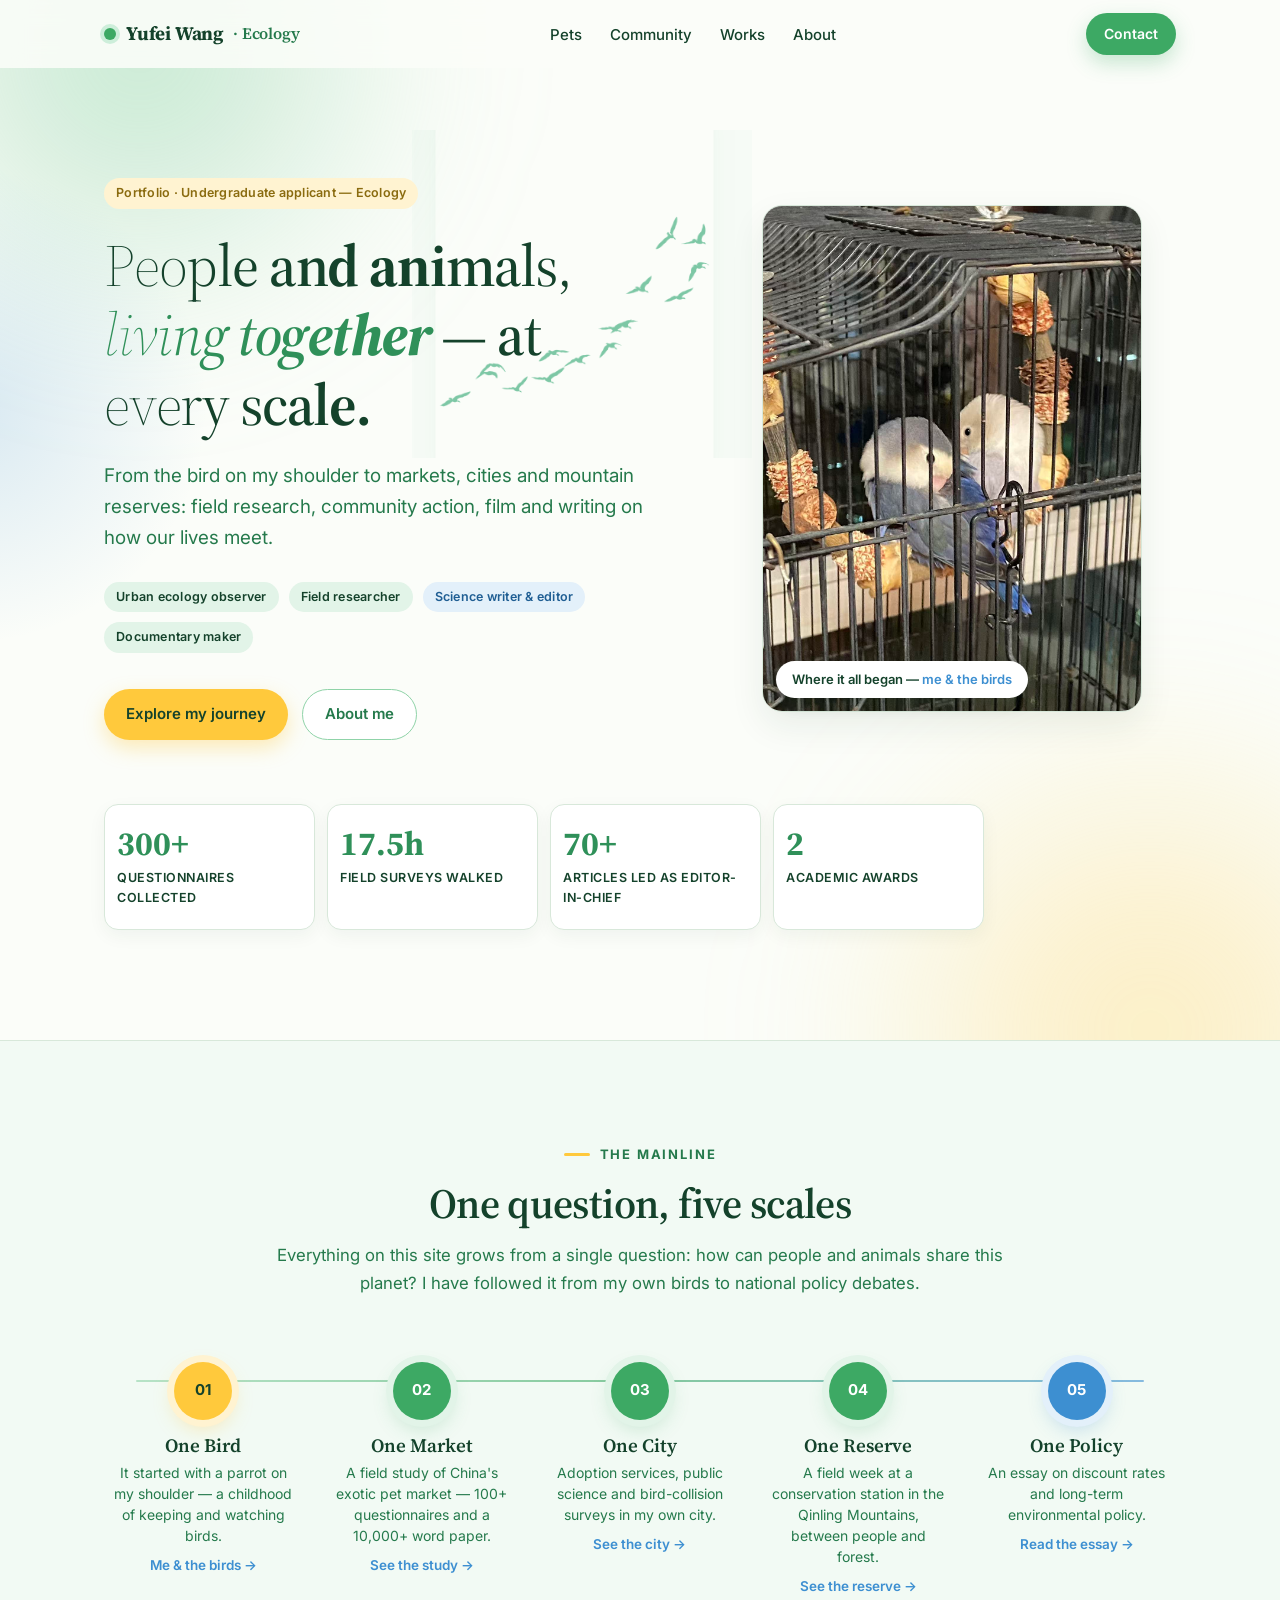
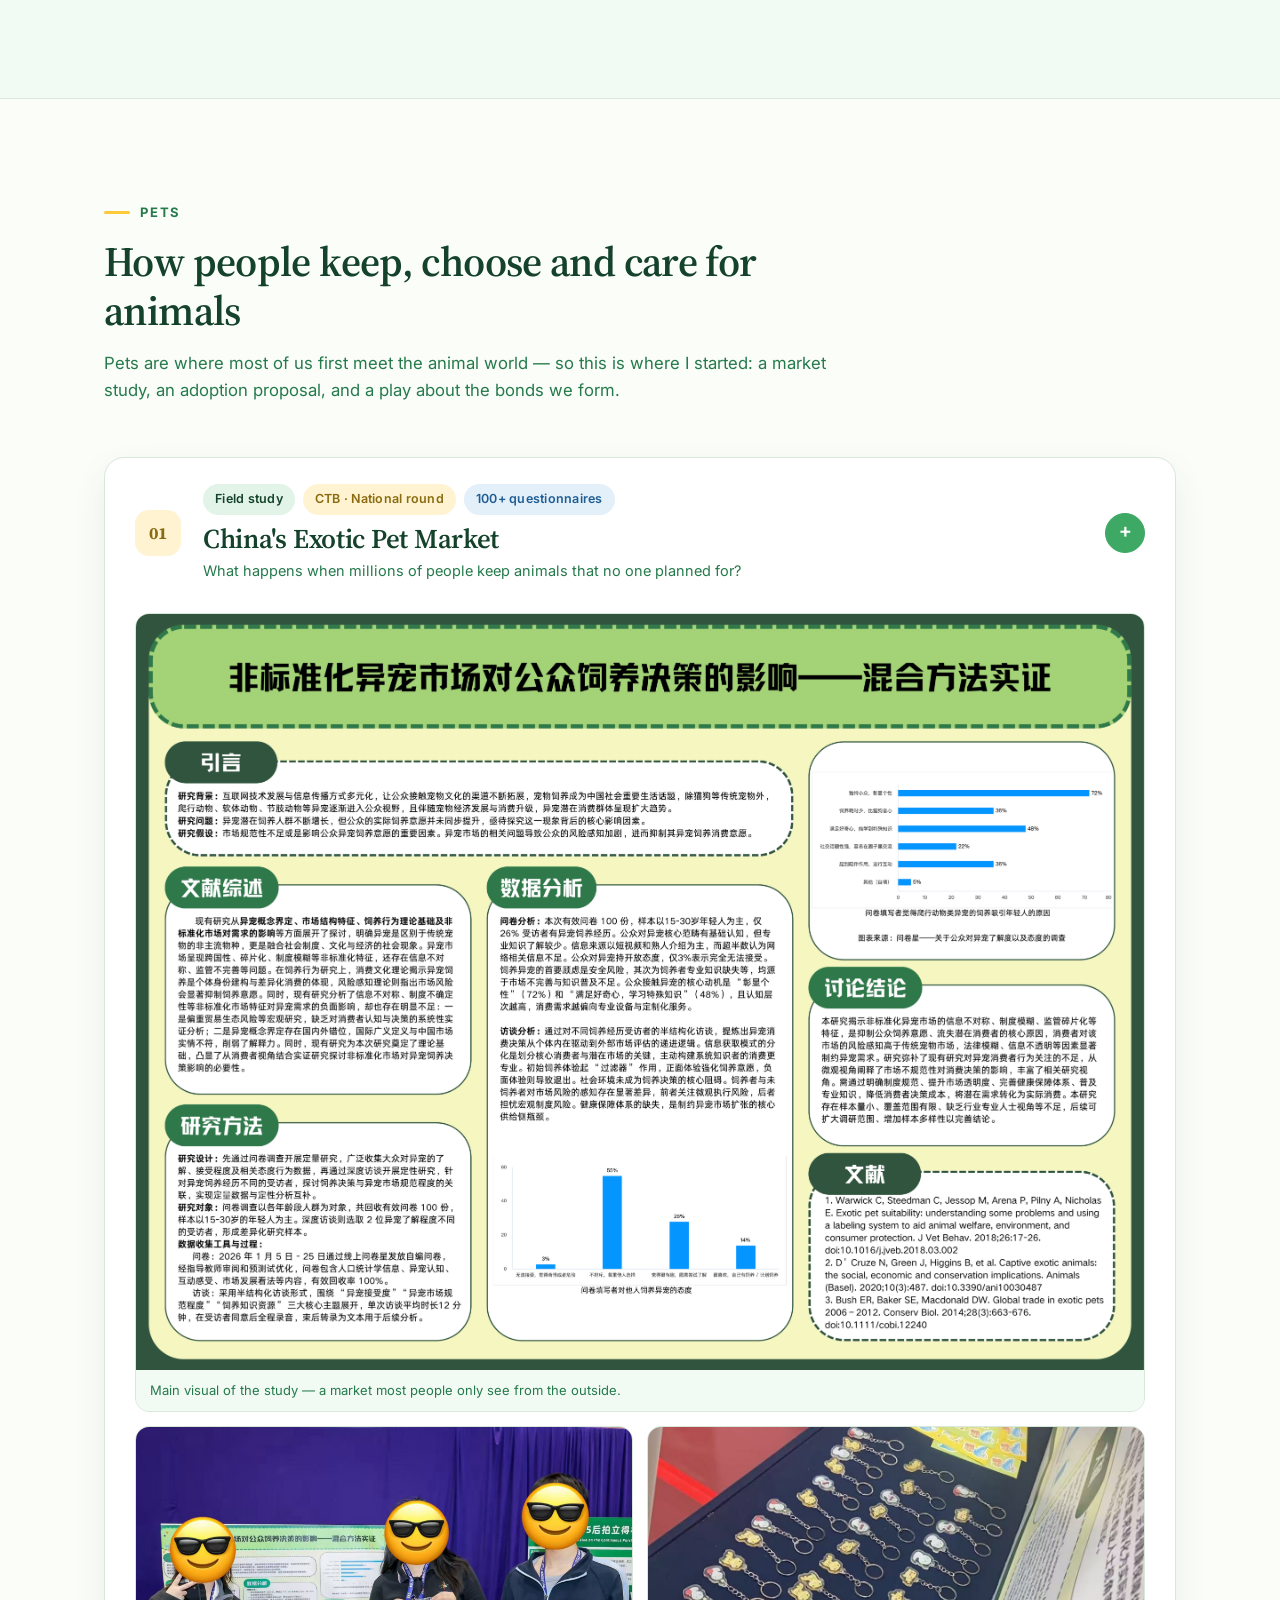
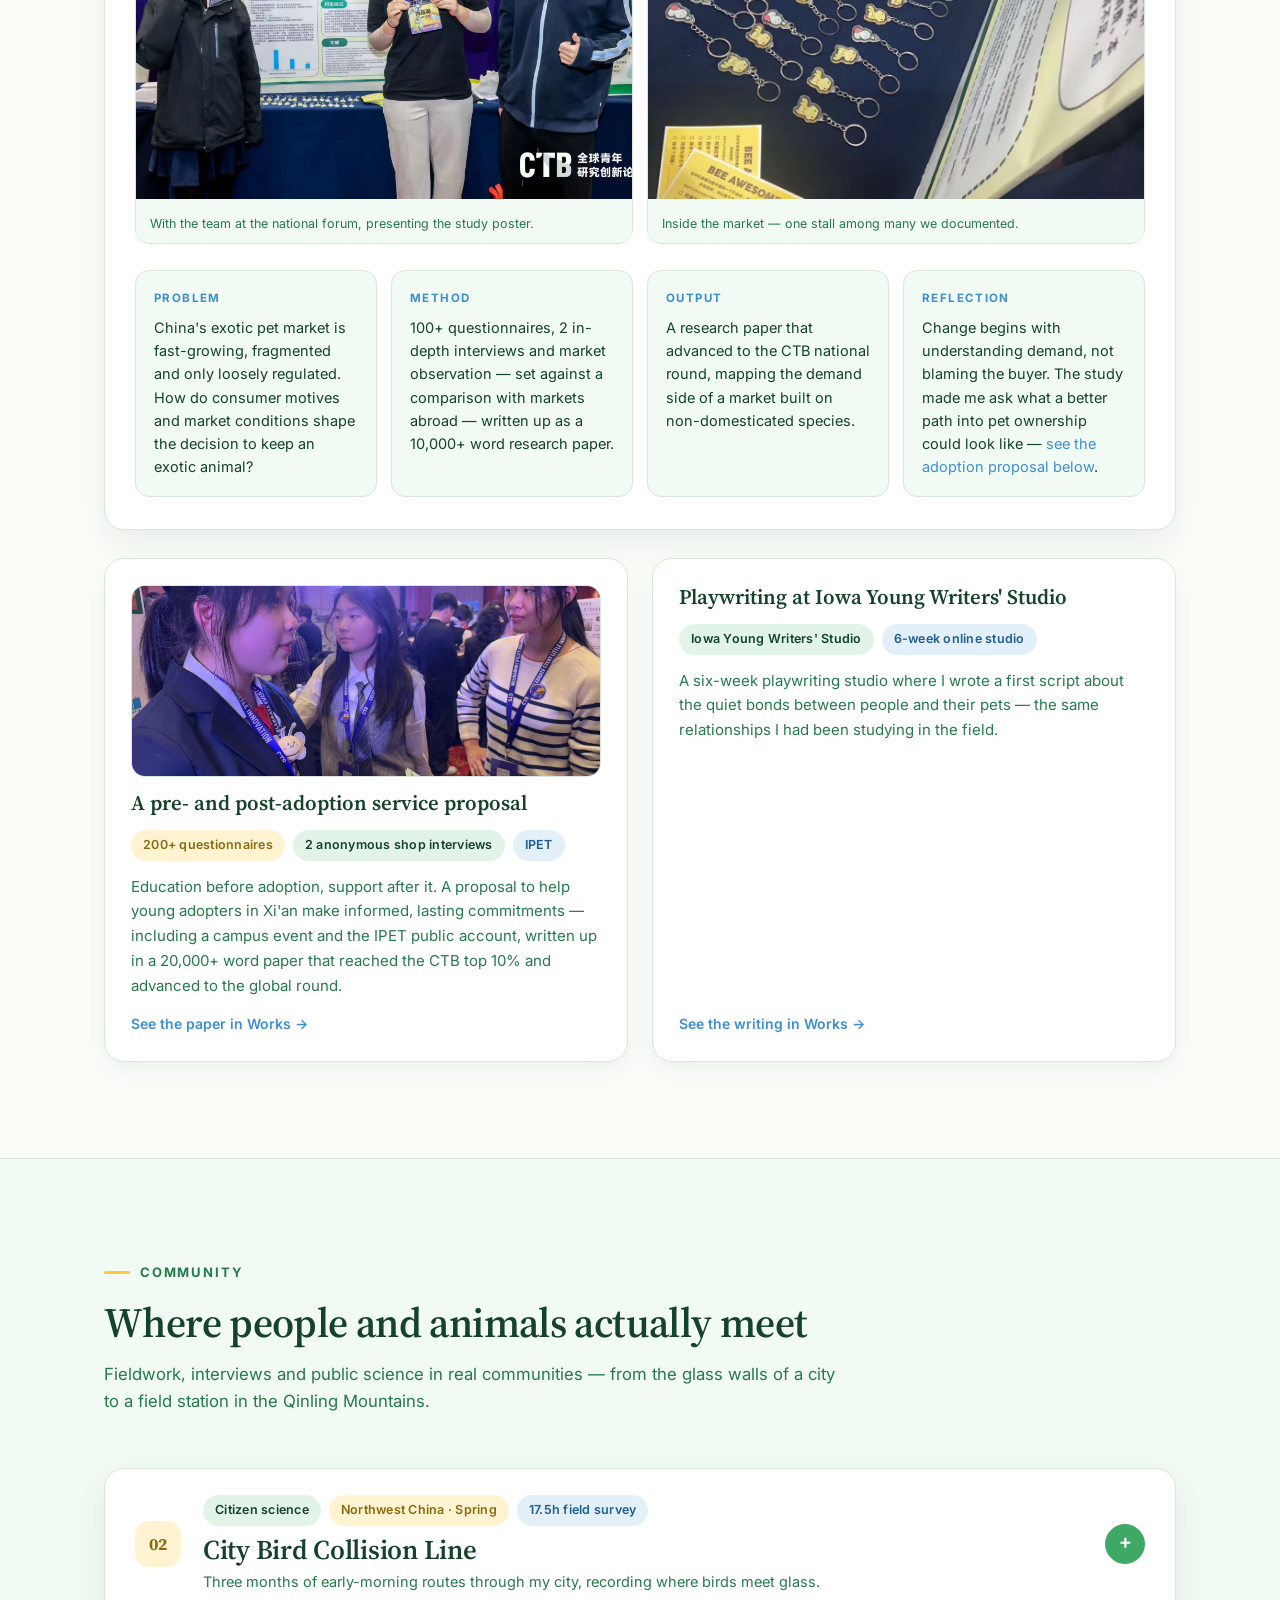
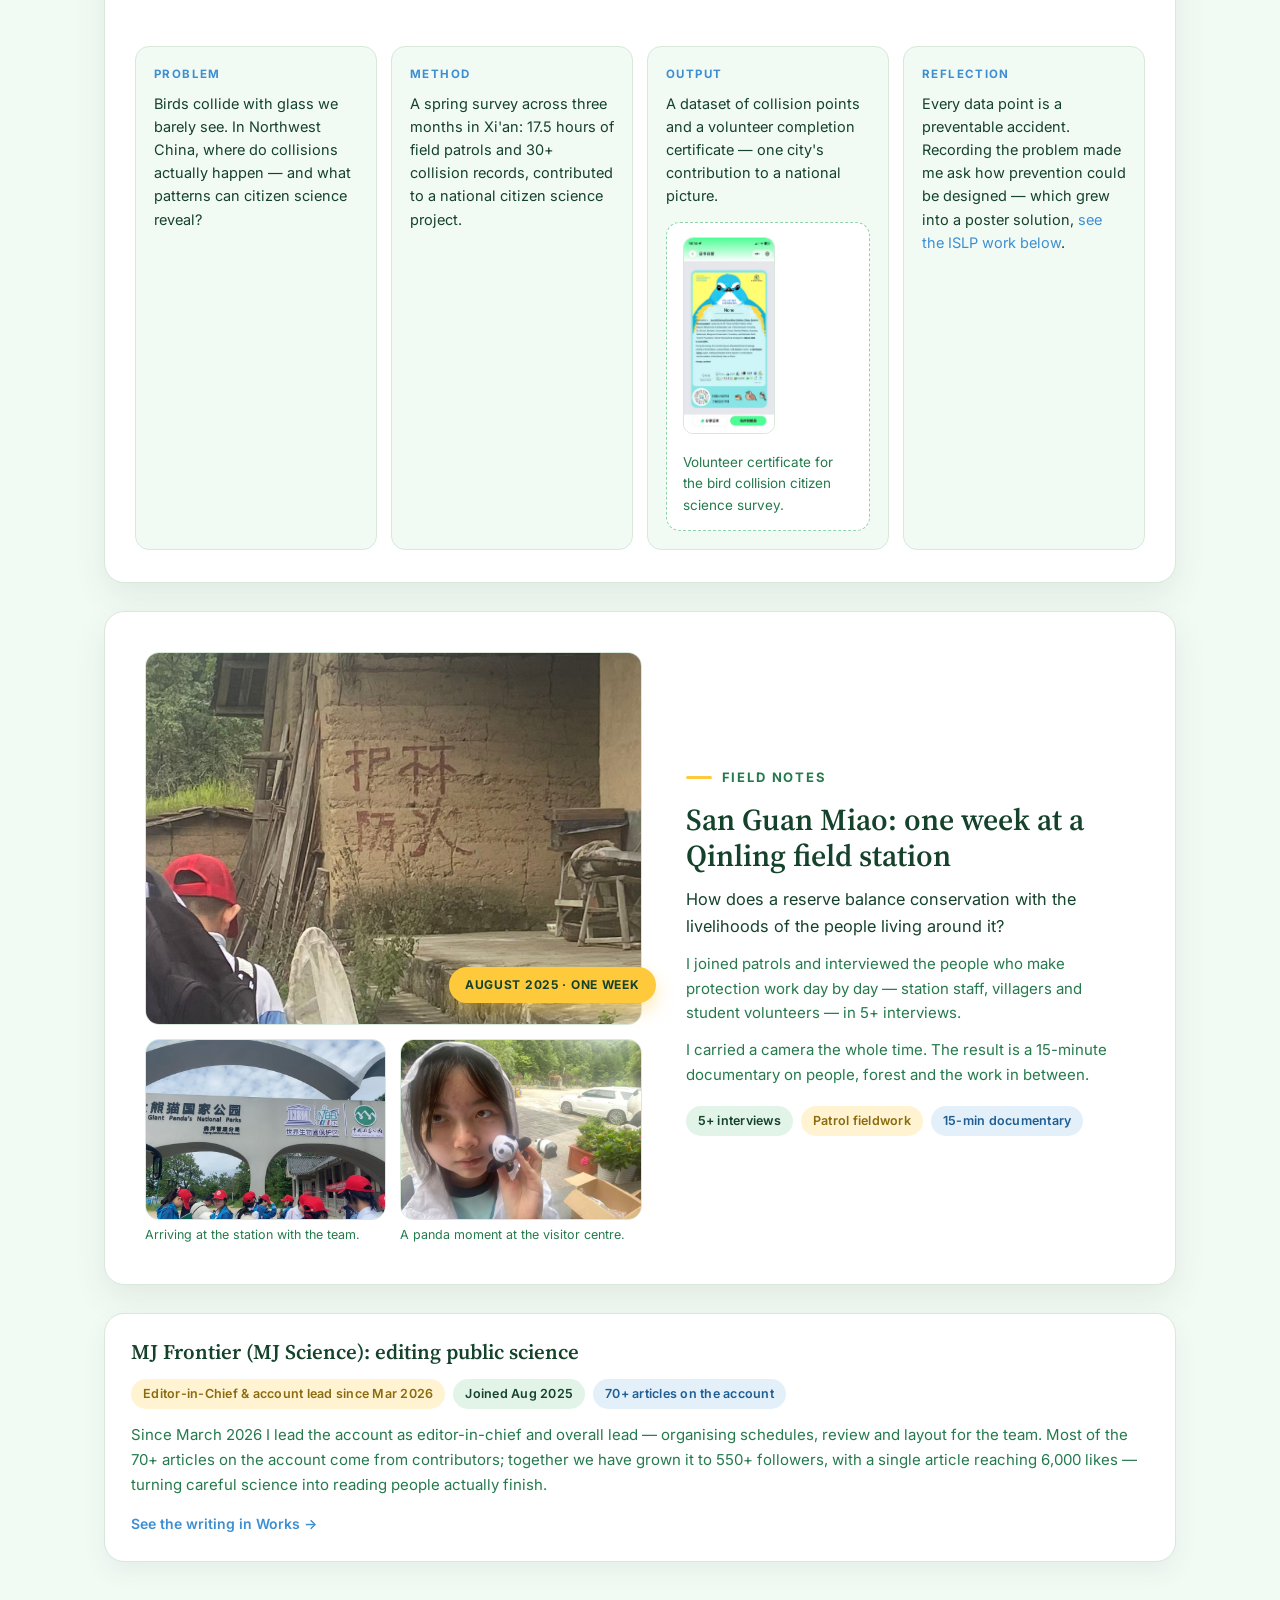
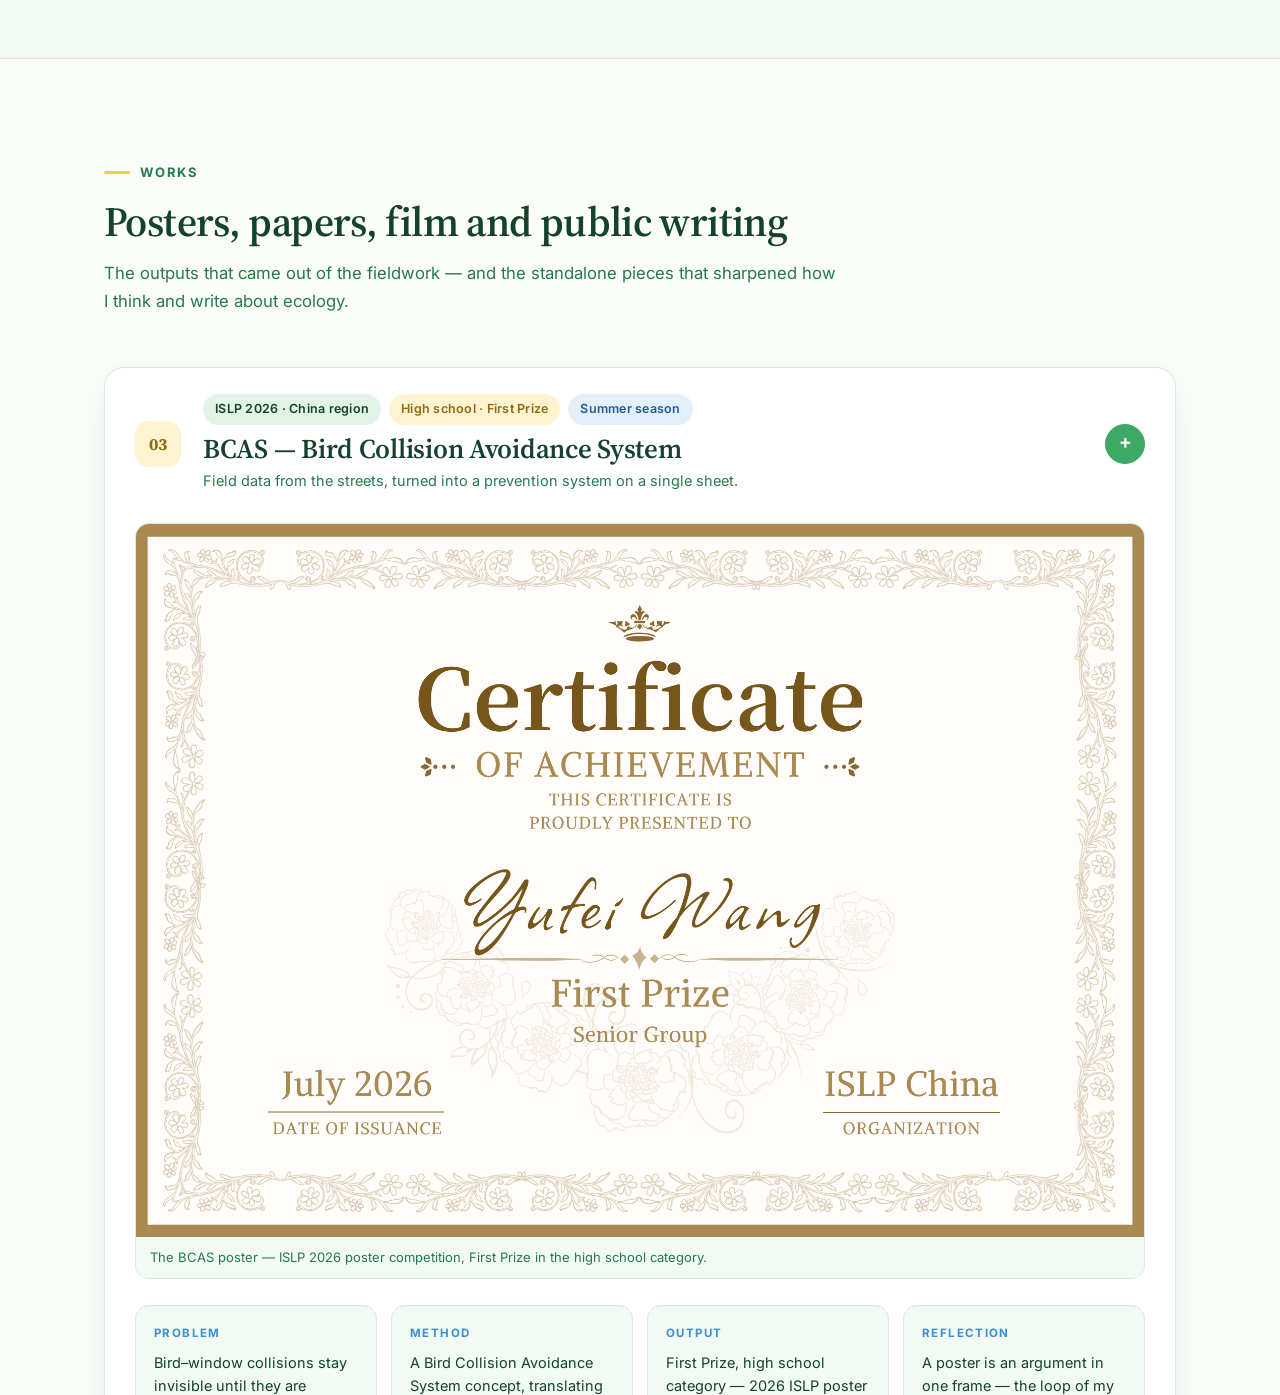
<file: index.html>
<!DOCTYPE html>
<html lang="en">
<head>
  <meta charset="UTF-8">
  <meta name="viewport" content="width=device-width, initial-scale=1.0">
  <title>Yufei Wang · Ecology Portfolio</title>
  <meta name="description" content="Ecology portfolio of Yufei Wang — field research, community action and writing on how people and animals live together.">
  <link rel="icon" href="data:image/svg+xml,%3Csvg xmlns='http://www.w3.org/2000/svg' viewBox='0 0 64 64'%3E%3Ccircle cx='32' cy='32' r='30' fill='%233DA964'/%3E%3Ccircle cx='32' cy='32' r='12' fill='%23FFC93C'/%3E%3C/svg%3E">
  <link rel="preconnect" href="https://fonts.googleapis.com">
  <link rel="preconnect" href="https://fonts.gstatic.com" crossorigin>
  <link href="https://fonts.googleapis.com/css2?family=Inter:wght@400;500;600;700&family=Source+Serif+4:opsz,wght@8..60,200..900&display=swap" rel="stylesheet">
  <link rel="stylesheet" href="styles.css">
</head>
<body>

  <!-- ================= NAV ================= -->
  <header class="nav" id="nav">
    <div class="nav-inner">
      <a class="brand" href="#hero"><span class="brand-dot"></span>Yufei Wang <small>· Ecology</small></a>
      <nav>
        <ul class="nav-links" id="navLinks">
          <li><a href="#pets">Pets</a></li>
          <li><a href="#community">Community</a></li>
          <li><a href="#works">Works</a></li>
          <li><a href="#about">About</a></li>
        </ul>
      </nav>
      <div class="nav-cta">
        <a class="btn btn-primary btn-contact" href="#contact">Contact</a>
        <button class="nav-toggle" id="navToggle" aria-label="Open menu" aria-expanded="false">
          <span></span><span></span><span></span>
        </button>
      </div>
    </div>
  </header>

  <main>

    <!-- ================= 1. HERO ================= -->
    <section class="hero" id="hero">
      <div class="hero-blob-blue" aria-hidden="true"></div>
      <div class="container">
        <img class="hero-flock" src="assets/flock-birds.png" alt="A flock of birds in flight" aria-hidden="true">
        <div class="hero-grid">
          <div class="hero-copy">
            <span class="chip chip-yellow hero-eyebrow">Portfolio · Undergraduate applicant — Ecology</span>
            <h1 id="heroTitle">People and animals, <em>living together</em> — at every scale.</h1>
            <p class="hero-sub">From the bird on my shoulder to markets, cities and mountain reserves: field research, community action, film and writing on how our lives meet.</p>
            <div class="hero-id">
              <span class="chip">Urban ecology observer</span>
              <span class="chip">Field researcher</span>
              <span class="chip chip-blue">Science writer &amp; editor</span>
              <span class="chip">Documentary maker</span>
            </div>
            <div class="hero-cta">
              <a class="btn btn-accent" href="#map">Explore my journey</a>
              <a class="btn btn-ghost" href="#about">About me</a>
            </div>
          </div>
          <figure class="hero-media reveal">
            <img src="assets/hero-birds.jpg" alt="Two lovebirds huddled together in their cage">
            <figcaption>Where it all began — <a href="birds.html">me &amp; the birds</a></figcaption>
          </figure>
        </div>
        <div class="hero-stats">
          <div class="stat"><b>300+</b><span>questionnaires collected</span></div>
          <div class="stat"><b>17.5h</b><span>field surveys walked</span></div>
          <div class="stat"><b>70+</b><span>articles led as editor-in-chief</span></div>
          <div class="stat"><b>2</b><span>academic awards</span></div>
        </div>
      </div>
    </section>

    <!-- ================= 2. SCALE / MAINLINE ================= -->
    <section class="section tint" id="map">
      <div class="container">
        <div class="section-head center reveal">
          <span class="eyebrow">The mainline</span>
          <h2>One question, five scales</h2>
          <p>Everything on this site grows from a single question: how can people and animals share this planet? I have followed it from my own birds to national policy debates.</p>
        </div>
        <div class="scale reveal">
          <div class="scale-node">
            <div class="scale-dot">01</div>
            <div>
              <h3>One Bird</h3>
              <p>It started with a parrot on my shoulder — a childhood of keeping and watching birds.</p>
              <a class="scale-link" href="birds.html">Me &amp; the birds</a>
            </div>
          </div>
          <div class="scale-node">
            <div class="scale-dot">02</div>
            <div>
              <h3>One Market</h3>
              <p>A field study of China's exotic pet market — 100+ questionnaires and a 10,000+ word paper.</p>
              <a class="scale-link" href="#pets">See the study</a>
            </div>
          </div>
          <div class="scale-node">
            <div class="scale-dot">03</div>
            <div>
              <h3>One City</h3>
              <p>Adoption services, public science and bird-collision surveys in my own city.</p>
              <a class="scale-link" href="#community">See the city</a>
            </div>
          </div>
          <div class="scale-node">
            <div class="scale-dot">04</div>
            <div>
              <h3>One Reserve</h3>
              <p>A field week at a conservation station in the Qinling Mountains, between people and forest.</p>
              <a class="scale-link" href="#san-guan-miao">See the reserve</a>
            </div>
          </div>
          <div class="scale-node">
            <div class="scale-dot">05</div>
            <div>
              <h3>One Policy</h3>
              <p>An essay on discount rates and long-term environmental policy.</p>
              <a class="scale-link" href="#john-locke">Read the essay</a>
            </div>
          </div>
        </div>
      </div>
    </section>

    <!-- ================= 3. PETS ================= -->
    <section class="section" id="pets">
      <div class="container">
        <div class="section-head reveal">
          <span class="eyebrow">Pets</span>
          <h2>How people keep, choose and care for animals</h2>
          <p>Pets are where most of us first meet the animal world — so this is where I started: a market study, an adoption proposal, and a play about the bonds we form.</p>
        </div>

        <!-- flagship 1 : exotic pet market -->
        <article class="flagship reveal" id="exotic-market">
          <div class="flagship-head" tabindex="0" role="button" aria-expanded="false">
            <div class="flagship-index">01</div>
            <div class="flagship-body">
              <div class="flagship-meta">
                <span class="chip">Field study</span>
                <span class="chip chip-yellow">CTB · National round</span>
                <span class="chip chip-blue">100+ questionnaires</span>
              </div>
              <h3>China's Exotic Pet Market</h3>
              <p class="flagship-tag">What happens when millions of people keep animals that no one planned for?</p>
            </div>
            <div class="flagship-toggle" aria-hidden="true">+</div>
          </div>
          <div class="flagship-detail">
            <div class="flagship-media">
              <figure>
                <img src="assets/exotic-poster.png" alt="Research poster of the exotic pet market field study" loading="lazy">
                <figcaption>Main visual of the study — a market most people only see from the outside.</figcaption>
              </figure>
              <div class="dual-thumbs">
                <figure>
                  <img src="assets/exotic-forum.jpg" alt="Presenting the study poster at the CTB national forum" loading="lazy">
                  <figcaption>With the team at the national forum, presenting the study poster.</figcaption>
                </figure>
                <figure>
                  <img src="assets/exotic-stall.jpg" alt="A market stall documented during the field survey" loading="lazy">
                  <figcaption>Inside the market — one stall among many we documented.</figcaption>
                </figure>
              </div>
            </div>
            <div class="field-grid">
              <div class="field">
                <span class="field-label">Problem</span>
                <p>China's exotic pet market is fast-growing, fragmented and only loosely regulated. How do consumer motives and market conditions shape the decision to keep an exotic animal?</p>
              </div>
              <div class="field">
                <span class="field-label">Method</span>
                <p>100+ questionnaires, 2 in-depth interviews and market observation — set against a comparison with markets abroad — written up as a 10,000+ word research paper.</p>
              </div>
              <div class="field">
                <span class="field-label">Output</span>
                <p>A research paper that advanced to the CTB national round, mapping the demand side of a market built on non-domesticated species.</p>
              </div>
              <div class="field">
                <span class="field-label">Reflection</span>
                <p>Change begins with understanding demand, not blaming the buyer. The study made me ask what a better path into pet ownership could look like — <a href="#adoption">see the adoption proposal below</a>.</p>
              </div>
            </div>
          </div>
        </article>

        <div class="cat-grid">
          <!-- adoption proposal -->
          <article class="cat-card reveal" id="adoption">
            <div class="thumb">
              <img src="assets/adoption-event.jpg" alt="Offline adoption education activity at a campus event in Xi'an" loading="lazy">
            </div>
            <h3>A pre- and post-adoption service proposal</h3>
            <div class="meta">
              <span class="chip chip-yellow">200+ questionnaires</span>
              <span class="chip">2 anonymous shop interviews</span>
              <span class="chip chip-blue">IPET</span>
            </div>
            <p>Education before adoption, support after it. A proposal to help young adopters in Xi'an make informed, lasting commitments — including a campus event and the IPET public account, written up in a 20,000+ word paper that reached the CTB top 10% and advanced to the global round.</p>
            <a class="more" href="#works">See the paper in Works →</a>
          </article>

          <!-- iowa -->
          <article class="cat-card reveal">
            <h3>Playwriting at Iowa Young Writers' Studio</h3>
            <div class="meta">
              <span class="chip">Iowa Young Writers' Studio</span>
              <span class="chip chip-blue">6-week online studio</span>
            </div>
            <p>A six-week playwriting studio where I wrote a first script about the quiet bonds between people and their pets — the same relationships I had been studying in the field.</p>
            <a class="more" href="#works">See the writing in Works →</a>
          </article>
        </div>
      </div>
    </section>

    <!-- ================= 4. COMMUNITY ================= -->
    <section class="section tint" id="community">
      <div class="container">

        <div class="section-head reveal">
          <span class="eyebrow">Community</span>
          <h2>Where people and animals actually meet</h2>
          <p>Fieldwork, interviews and public science in real communities — from the glass walls of a city to a field station in the Qinling Mountains.</p>
        </div>

        <!-- flagship 2 : bird collision -->
        <article class="flagship reveal" id="bird-collision">
          <div class="flagship-head" tabindex="0" role="button" aria-expanded="false">
            <div class="flagship-index">02</div>
            <div class="flagship-body">
              <div class="flagship-meta">
                <span class="chip">Citizen science</span>
                <span class="chip chip-yellow">Northwest China · Spring</span>
                <span class="chip chip-blue">17.5h field survey</span>
              </div>
              <h3>City Bird Collision Line</h3>
              <p class="flagship-tag">Three months of early-morning routes through my city, recording where birds meet glass.</p>
            </div>
            <div class="flagship-toggle" aria-hidden="true">+</div>
          </div>
          <div class="flagship-detail">
            <div class="field-grid">
              <div class="field">
                <span class="field-label">Problem</span>
                <p>Birds collide with glass we barely see. In Northwest China, where do collisions actually happen — and what patterns can citizen science reveal?</p>
              </div>
              <div class="field">
                <span class="field-label">Method</span>
                <p>A spring survey across three months in Xi'an: 17.5 hours of field patrols and 30+ collision records, contributed to a national citizen science project.</p>
              </div>
              <div class="field">
                <span class="field-label">Output</span>
                <p>A dataset of collision points and a volunteer completion certificate — one city's contribution to a national picture.</p>
                <div class="evidence">
                  <img src="assets/birdwatch-cert.jpg" alt="Bird collision survey completion certificate" loading="lazy">
                  <p>Volunteer certificate for the bird collision citizen science survey.</p>
                </div>
              </div>
              <div class="field">
                <span class="field-label">Reflection</span>
                <p>Every data point is a preventable accident. Recording the problem made me ask how prevention could be designed — which grew into a poster solution, <a href="#works">see the ISLP work below</a>.</p>
              </div>
            </div>
          </div>
        </article>

        <!-- san guan miao dual -->
        <article class="dual reveal" id="san-guan-miao">
          <div class="dual-media">
            <div class="dual-main">
              <img src="assets/qinling-field.jpg" alt="Fieldwork at the San Guan Miao conservation station in the Qinling Mountains" loading="lazy">
              <span class="stamp">August 2025 · one week</span>
            </div>
            <div class="dual-thumbs">
              <figure>
                <img src="assets/sanguanmiao-gate.jpg" alt="At the gate of the Foping management branch, Giant Panda National Park" loading="lazy">
                <figcaption>Arriving at the station with the team.</figcaption>
              </figure>
              <figure>
                <img src="assets/sanguanmiao-selfie.jpg" alt="A panda mascot held up in front of the Qinling forest" loading="lazy">
                <figcaption>A panda moment at the visitor centre.</figcaption>
              </figure>
            </div>
          </div>
          <div class="dual-body">
            <span class="eyebrow">Field notes</span>
            <h3>San Guan Miao: one week at a Qinling field station</h3>
            <p class="lead">How does a reserve balance conservation with the livelihoods of the people living around it?</p>
            <p>I joined patrols and interviewed the people who make protection work day by day — station staff, villagers and student volunteers — in 5+ interviews.</p>
            <p>I carried a camera the whole time. The result is a 15-minute documentary on people, forest and the work in between.</p>
            <div class="dual-facts">
              <span class="chip">5+ interviews</span>
              <span class="chip chip-yellow">Patrol fieldwork</span>
              <span class="chip chip-blue">15-min documentary</span>
            </div>
          </div>
        </article>

        <!-- MJ science -->
        <article class="cat-card reveal" style="margin-top:28px;">
          <h3>MJ Frontier (MJ Science): editing public science</h3>
          <div class="meta">
            <span class="chip chip-yellow">Editor-in-Chief &amp; account lead since Mar 2026</span>
            <span class="chip">Joined Aug 2025</span>
            <span class="chip chip-blue">70+ articles on the account</span>
          </div>
          <p>Since March 2026 I lead the account as editor-in-chief and overall lead — organising schedules, review and layout for the team. Most of the 70+ articles on the account come from contributors; together we have grown it to 550+ followers, with a single article reaching 6,000 likes — turning careful science into reading people actually finish.</p>
          <a class="more" href="#works">See the writing in Works →</a>
        </article>

      </div>
    </section>

    <!-- ================= 5. WORKS ================= -->
    <section class="section" id="works">
      <div class="container">
        <div class="section-head reveal">
          <span class="eyebrow">Works</span>
          <h2>Posters, papers, film and public writing</h2>
          <p>The outputs that came out of the fieldwork — and the standalone pieces that sharpened how I think and write about ecology.</p>
        </div>

        <!-- flagship 3 : ISLP -->
        <article class="flagship reveal" id="islp-poster">
          <div class="flagship-head" tabindex="0" role="button" aria-expanded="false">
            <div class="flagship-index">03</div>
            <div class="flagship-body">
              <div class="flagship-meta">
                <span class="chip">ISLP 2026 · China region</span>
                <span class="chip chip-yellow">High school · First Prize</span>
                <span class="chip chip-blue">Summer season</span>
              </div>
              <h3>BCAS — Bird Collision Avoidance System</h3>
              <p class="flagship-tag">Field data from the streets, turned into a prevention system on a single sheet.</p>
            </div>
            <div class="flagship-toggle" aria-hidden="true">+</div>
          </div>
          <div class="flagship-detail">
            <div class="flagship-media">
              <figure>
                <img src="assets/islp-poster.png" alt="ISLP 2026 BCAS poster — First Prize, high school category" loading="lazy">
                <figcaption>The BCAS poster — ISLP 2026 poster competition, First Prize in the high school category.</figcaption>
              </figure>
            </div>
            <div class="field-grid">
              <div class="field">
                <span class="field-label">Problem</span>
                <p>Bird–window collisions stay invisible until they are counted. How do you make prevention visible — and buildable?</p>
              </div>
              <div class="field">
                <span class="field-label">Method</span>
                <p>A Bird Collision Avoidance System concept, translating collision data from my field surveys into a visual, technical proposal.</p>
              </div>
              <div class="field">
                <span class="field-label">Output</span>
                <p>First Prize, high school category — 2026 ISLP poster competition, China region, summer season.</p>
                <div class="evidence">
                  <img src="assets/bcas-chart.png" alt="Design chart behind the BCAS poster" loading="lazy">
                  <p>The design chart behind the BCAS poster.</p>
                </div>
              </div>
              <div class="field">
                <span class="field-label">Reflection</span>
                <p>A poster is an argument in one frame — the loop of my five scales: from watching one bird, to counting a city's collisions, to proposing one system. <a href="#map">Back to the mainline →</a></p>
              </div>
            </div>
          </div>
        </article>

        <!-- shelf -->
        <div class="shelf reveal">
          <a class="shelf-item" href="#pets">
            <span class="shelf-type">Research paper</span>
            <span class="shelf-main">
              <h3>China's exotic pet market</h3>
              <p>10,000+ word field study paper · CTB national round.</p>
            </span>
            <span class="shelf-go">Go →</span>
          </a>
          <a class="shelf-item" href="#adoption">
            <span class="shelf-type">Research paper</span>
            <span class="shelf-main">
              <h3>Adoption service proposal</h3>
              <p>20,000+ word paper · CTB top 10%, global round · IPET.</p>
            </span>
            <span class="shelf-go">Go →</span>
          </a>
          <div class="shelf-item" id="john-locke">
            <span class="shelf-type">Essay</span>
            <span class="shelf-main">
              <h3>John Locke Essay Competition</h3>
              <p>What discount rate should long-term environmental policy use? An argument across economics and ethics.</p>
            </span>
          </div>
          <a class="shelf-item" href="#san-guan-miao">
            <span class="shelf-type">Documentary</span>
            <span class="shelf-main">
              <h3>Qinling — 15 minutes</h3>
              <p>People, forest and the work in between — filmed over a field week at a conservation station.</p>
            </span>
            <span class="shelf-go">Go →</span>
          </a>
          <div class="shelf-item">
            <span class="shelf-type">Public science</span>
            <span class="shelf-main">
              <h3>MJ Frontier (MJ Science) · Editor-in-Chief &amp; account lead</h3>
              <p>Leading a team account with 70+ contributor articles, 550+ followers; a single article reaching 6,000 likes.</p>
            </span>
          </div>
          <div class="shelf-item">
            <span class="shelf-type">Certificate</span>
            <span class="shelf-main">
              <h3>Cornell biodiversity education</h3>
              <p>A 25-hour course that grew into an outreach and field-survey plan on bird collisions for high school students.</p>
            </span>
            <a class="shelf-go" href="assets/cornell-certificate.pdf" target="_blank" rel="noopener">PDF →</a>
          </div>
          <div class="shelf-item">
            <span class="shelf-type">Writing</span>
            <span class="shelf-main">
              <h3>Confess 2025 <small>— Select Award</small></h3>
              <p>Confessions Literature · Confess 2025: The Youth Voices Writing Challenge — prose / personal essay.</p>
            </span>
          </div>
          <div class="shelf-item">
            <span class="shelf-type">Writing</span>
            <span class="shelf-main">
              <h3>Iowa Young Writers' Studio</h3>
              <p>Six-week playwriting studio — a first draft on people and their pets.</p>
            </span>
          </div>
        </div>

      </div>
    </section>

    <!-- ================= 6. TIMELINE ================= -->
    <section class="section tint" id="journey">
      <div class="container">
        <div class="section-head reveal">
          <span class="eyebrow">Journey</span>
          <h2>A timeline of doing</h2>
          <p>Two years, five scales, one direction.</p>
        </div>
        <div class="timeline reveal">
          <div class="t-year"><strong>2025</strong></div>
          <div class="t-item">
            <h4>CTB season — adoption proposal</h4>
            <p>200+ questionnaires, 2 anonymous shop interviews, IPET and a campus event in Xi'an · top 10% → global round.</p>
          </div>
          <div class="t-item">
            <h4>August — joined MJ Frontier (MJ Science)</h4>
            <p>Joined the public science team.</p>
          </div>
          <div class="t-item">
            <h4>August — San Guan Miao field week</h4>
            <p>Patrols and 5+ interviews in the Qinling Mountains · a 15-minute documentary.</p>
          </div>
          <div class="t-item">
            <h4>Confess 2025 — Select Award</h4>
            <p>Prose / personal essay, The Youth Voices Writing Challenge.</p>
          </div>

          <div class="t-year"><strong>2026</strong></div>
          <div class="t-item">
            <h4>Spring — bird collision citizen science</h4>
            <p>Three months in a Northwest China city · 17.5 hours of field surveys · 30+ records.</p>
          </div>
          <div class="t-item">
            <h4>March — Editor-in-Chief &amp; account lead, MJ Frontier</h4>
            <p>Overall responsibility for schedules, review and layout across the team.</p>
          </div>
          <div class="t-item">
            <h4>CTB season — exotic pet market study</h4>
            <p>100+ questionnaires, 2 in-depth interviews, a China-versus-abroad comparison · national round.</p>
          </div>
          <div class="t-item">
            <h4>ISLP 2026 — poster First Prize</h4>
            <p>BCAS poster, high school category, China region, summer season.</p>
          </div>
        </div>
      </div>
    </section>

    <!-- ================= 7. ABOUT + CONTACT ================= -->
    <section class="section" id="about">
      <div class="container">
        <div class="section-head reveal">
          <span class="eyebrow">About</span>
          <h2>Yufei Wang</h2>
        </div>
        <div class="about-grid">
          <figure class="about-photo reveal">
            <img src="assets/about-portrait.jpg" alt="Portrait of Yufei Wang" loading="lazy">
            <figcaption>Ecology applicant · Xi'an, China</figcaption>
          </figure>
          <div class="about-body reveal">
            <h3>Why ecology</h3>
            <p>I apply to university as an ecology student because I cannot stop noticing how people and animals share space. It started with <a href="birds.html">keeping birds</a> — and it kept growing: a market study, collision surveys in my own city, a week at a Qinling field station, essays on environmental policy.</p>
            <p>Everything on this site is one long attempt to understand that sharing — <strong>with research, action, film and writing</strong> — and to make it visible to others.</p>
            <div class="skill-list" data-marquee>
              <div class="skill-track">
                <div class="skill-group">
                  <span class="chip">Field observation</span>
                  <span class="chip">Survey design</span>
                  <span class="chip chip-blue">Data organisation</span>
                  <span class="chip">Interviews</span>
                  <span class="chip chip-yellow">Documentary film</span>
                  <span class="chip">Science editing</span>
                  <span class="chip chip-blue">Academic writing</span>
                  <span class="chip">Community action</span>
                </div>
              </div>
            </div>
          </div>
        </div>

        <div class="contact-card reveal" id="contact" style="margin-top:48px;">
          <div>
            <h3>Get in touch</h3>
            <p>Questions about my work, the data, or the birds I keep — I am happy to talk.</p>
            <!-- contact email: 18192836578@163.com -->
            <a class="contact-mail" href="mailto:18192836578@163.com">18192836578@163.com</a>
          </div>
          <div class="contact-actions">
            <a class="btn btn-primary" href="assets/resume.pdf" target="_blank" rel="noopener">Download résumé (PDF)</a>
            <a class="btn btn-ghost" href="assets/cornell-certificate.pdf" target="_blank" rel="noopener">Cornell certificate</a>
          </div>
        </div>
      </div>
    </section>

  </main>

  <!-- ================= FOOTER ================= -->
  <footer class="footer">
    <div class="footer-inner">
      <a class="brand" href="#hero"><span class="brand-dot"></span>Yufei Wang <small>· Ecology</small></a>
      <div class="footer-links">
        <a href="birds.html">Me &amp; the birds</a>
        <a href="#pets">Pets</a>
        <a href="#community">Community</a>
        <a href="#works">Works</a>
        <a href="#about">About</a>
      </div>
      <span class="footer-note">© <span id="year">2026</span> Yufei Wang · Ecology portfolio</span>
    </div>
  </footer>

  <script src="main.js?v=20260927b"></script>
</body>
</html>
</file>
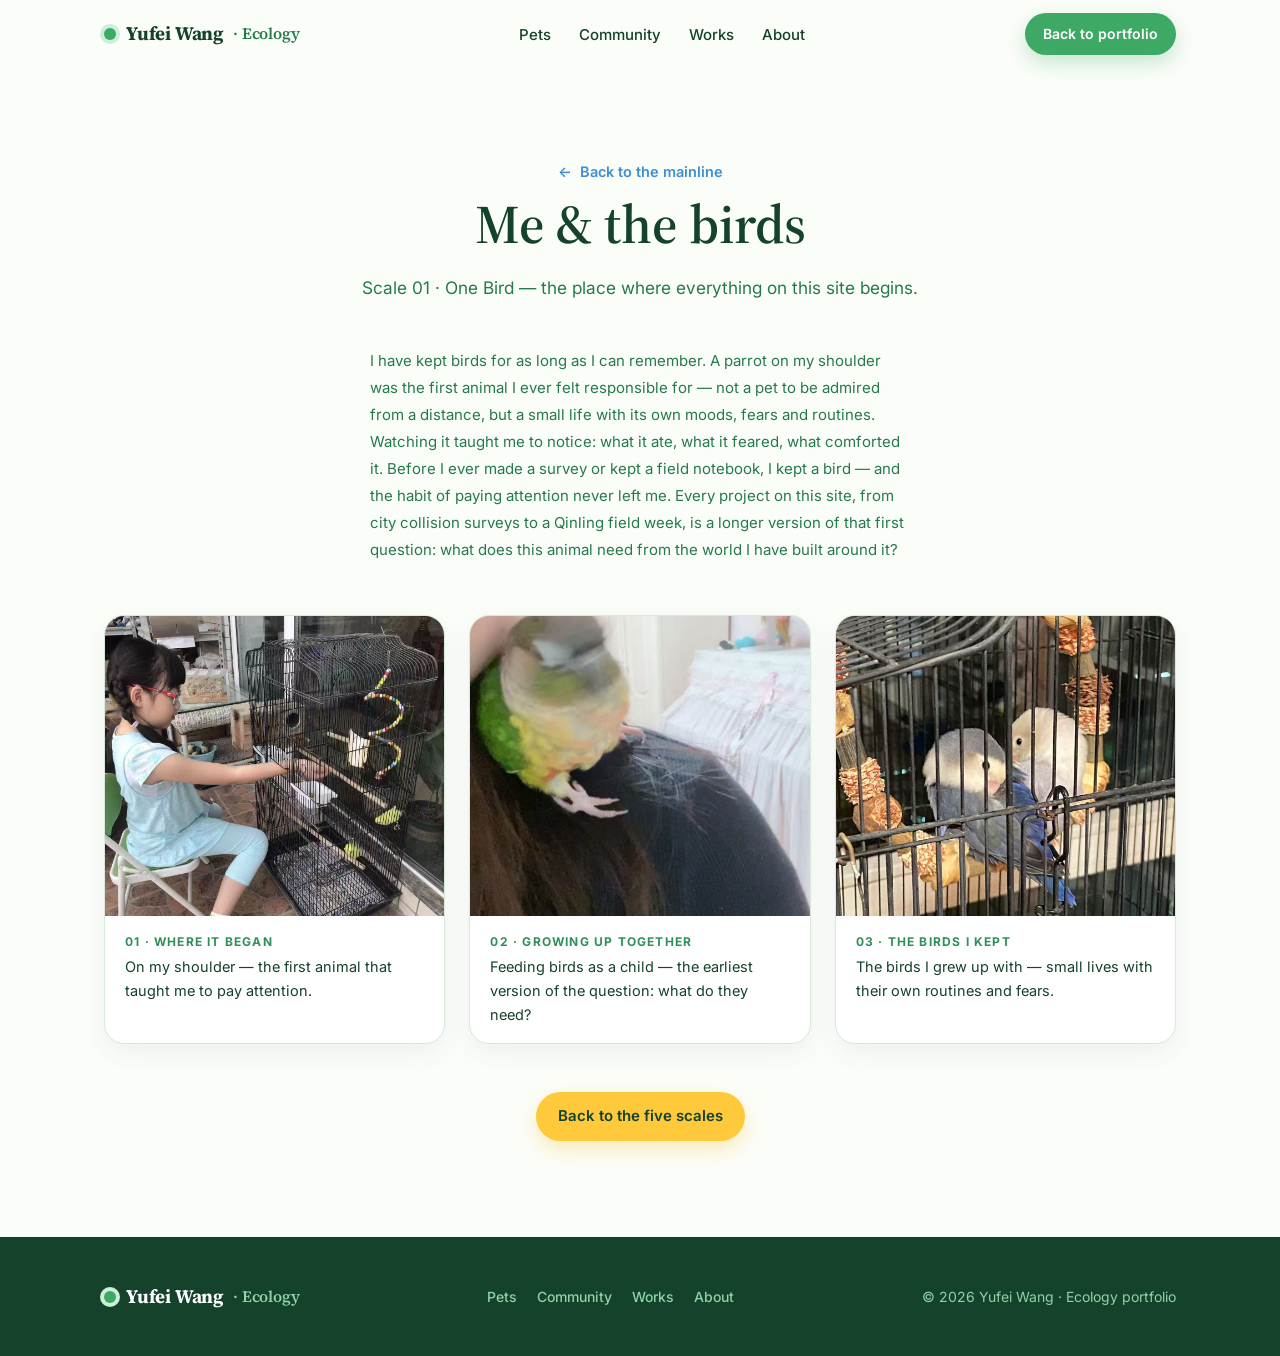
<file: birds.html>
<!DOCTYPE html>
<html lang="en">
<head>
  <meta charset="UTF-8">
  <meta name="viewport" content="width=device-width, initial-scale=1.0">
  <title>Me &amp; the Birds · Yufei Wang</title>
  <meta name="description" content="How it started — Yufei Wang's lifelong relationship with birds.">
  <link rel="icon" href="data:image/svg+xml,%3Csvg xmlns='http://www.w3.org/2000/svg' viewBox='0 0 64 64'%3E%3Ccircle cx='32' cy='32' r='30' fill='%233DA964'/%3E%3Ccircle cx='32' cy='32' r='12' fill='%23FFC93C'/%3E%3C/svg%3E">
  <link rel="preconnect" href="https://fonts.googleapis.com">
  <link rel="preconnect" href="https://fonts.gstatic.com" crossorigin>
  <link href="https://fonts.googleapis.com/css2?family=Inter:wght@400;500;600;700&family=Source+Serif+4:opsz,wght@8..60,600;8..60,700&display=swap" rel="stylesheet">
  <link rel="stylesheet" href="styles.css">
</head>
<body>

  <header class="nav" id="nav">
    <div class="nav-inner">
      <a class="brand" href="index.html#map"><span class="brand-dot"></span>Yufei Wang <small>· Ecology</small></a>
      <nav>
        <ul class="nav-links">
          <li><a href="index.html#pets">Pets</a></li>
          <li><a href="index.html#community">Community</a></li>
          <li><a href="index.html#works">Works</a></li>
          <li><a href="index.html#about">About</a></li>
        </ul>
      </nav>
      <div class="nav-cta">
        <a class="btn btn-primary" href="index.html#map">Back to portfolio</a>
      </div>
    </div>
  </header>

  <main>
    <section class="page-head">
      <div class="container">
        <a class="back-link" href="index.html#map">Back to the mainline</a>
        <h1>Me &amp; the birds</h1>
        <p class="lead">Scale 01 · One Bird — the place where everything on this site begins.</p>
      </div>
    </section>

    <section class="section" style="padding-top: 0;">
      <div class="container">
        <!-- TODO: replace this copy with your own story about keeping birds -->
        <p class="bird-note">
          I have kept birds for as long as I can remember. A parrot on my shoulder was
          the first animal I ever felt responsible for — not a pet to be admired from a
          distance, but a small life with its own moods, fears and routines. Watching it
          taught me to notice: what it ate, what it feared, what comforted it. Before I
          ever made a survey or kept a field notebook, I kept a bird — and the habit of
          paying attention never left me. Every project on this site, from city collision
          surveys to a Qinling field week, is a longer version of that first question:
          what does this animal need from the world I have built around it?
        </p>

        <div class="bird-grid">
          <figure class="bird-card">
            <img src="assets/birds-childhood.jpg" alt="Yufei feeding birds as a child">
            <figcaption>
              <span>01 · Where it began</span>
              On my shoulder — the first animal that taught me to pay attention.
            </figcaption>
          </figure>
          <figure class="bird-card">
            <img src="assets/parrot-shoulder.jpg" alt="A parrot perched on Yufei's shoulder">
            <figcaption>
              <span>02 · Growing up together</span>
              Feeding birds as a child — the earliest version of the question: what do they need?
            </figcaption>
          </figure>
          <figure class="bird-card">
            <img src="assets/birds-lovebirds.jpg" alt="Yufei's lovebirds">
            <figcaption>
              <span>03 · The birds I kept</span>
              The birds I grew up with — small lives with their own routines and fears.
            </figcaption>
          </figure>
        </div>

        <div style="text-align:center; margin-top:48px;">
          <a class="btn btn-accent" href="index.html#map">Back to the five scales</a>
        </div>
      </div>
    </section>
  </main>

  <footer class="footer">
    <div class="footer-inner">
      <a class="brand" href="index.html#map"><span class="brand-dot"></span>Yufei Wang <small>· Ecology</small></a>
      <div class="footer-links">
        <a href="index.html#pets">Pets</a>
        <a href="index.html#community">Community</a>
        <a href="index.html#works">Works</a>
        <a href="index.html#about">About</a>
      </div>
      <span class="footer-note">© <span id="year">2026</span> Yufei Wang · Ecology portfolio</span>
    </div>
  </footer>

  <script src="main.js"></script>
</body>
</html>
</file>
<file: styles.css>
/* ============================================================
   Yufei Wang · Ecology Portfolio
   Fresh & bright — green primary, yellow & blue accents
   ============================================================ */

:root {
  /* palette — first edition */
  --green-900: #14422B;
  --green-700: #257A4C;
  --green-600: #2F9059;
  --green-500: #3DA964;
  --green-300: #8FD3A8;
  --green-150: #CDEEDA;
  --green-100: #E2F4E8;
  --green-050: #F2FAF4;
  --yellow-400: #FFC93C;
  --yellow-300: #FFD970;
  --yellow-100: #FFF3D1;
  --blue-500: #3D8FD1;
  --blue-100: #E3F0FA;
  --ink: #16301F;
  --paper: #FBFDF9;
  --line: #D8E8DA;
  --shadow-soft: 0 14px 34px rgba(20, 66, 43, .08);
  --shadow-nav: 0 4px 18px rgba(20, 66, 43, .10);

  /* shape & spacing */
  --radius: 20px;
  --radius-sm: 14px;
  --container: 1120px;
  --nav-h: 68px;
  --section-pad: 96px;

  /* type */
  --font-sans: "Inter", -apple-system, BlinkMacSystemFont, "Segoe UI", Helvetica, Arial, sans-serif;
  --font-serif: "Source Serif 4", "Iowan Old Style", Georgia, "Times New Roman", serif;
}

/* ---------- reset & base ---------- */
* { margin: 0; padding: 0; box-sizing: border-box; }

html {
  scroll-behavior: smooth;
  -webkit-text-size-adjust: 100%;
}

body {
  font-family: var(--font-sans);
  color: var(--ink);
  background: var(--paper);
  line-height: 1.65;
  font-size: 16px;
  overflow-x: hidden;
}

img { max-width: 100%; display: block; }

a { color: var(--blue-500); text-decoration: none; }
a:hover { text-decoration: underline; }

h1, h2, h3 { font-family: var(--font-serif); color: var(--green-900); line-height: 1.18; font-weight: 600; }

[id] { scroll-margin-top: calc(var(--nav-h) + 24px); }

::selection { background: var(--yellow-300); color: var(--green-900); }

/* ---------- layout ---------- */
.container {
  max-width: var(--container);
  margin: 0 auto;
  padding: 0 24px;
}

.section { padding: var(--section-pad) 0; }
.section.tint { background: var(--green-050); }

/* markers on alternating sections */
.section.tint { border-top: 1px solid var(--line); border-bottom: 1px solid var(--line); }

/* ---------- reveal animation ---------- */
.reveal {
  opacity: 0;
  transform: translateY(18px);
  transition: opacity .7s ease, transform .7s ease;
}
.reveal.in { opacity: 1; transform: none; }

/* ---------- buttons & chips ---------- */
.btn {
  display: inline-flex;
  align-items: center;
  gap: 8px;
  font-family: var(--font-sans);
  font-weight: 600;
  font-size: 15px;
  padding: 12px 22px;
  border-radius: 999px;
  border: 0;
  cursor: pointer;
  transition: transform .18s ease, background .18s ease, box-shadow .18s ease, color .18s ease;
  text-decoration: none;
}
.btn:hover { text-decoration: none; transform: translateY(-2px); }

.btn-primary { background: var(--green-500); color: #fff; box-shadow: 0 8px 20px rgba(61, 169, 100, .28); }
.btn-primary:hover { background: var(--green-600); }

.btn-accent { background: var(--yellow-400); color: var(--green-900); box-shadow: 0 8px 20px rgba(255, 201, 60, .35); }
.btn-accent:hover { background: #FFD15E; }

.btn-ghost {
  background: #fff;
  color: var(--green-700);
  border: 1.5px solid var(--green-300);
}
.btn-ghost:hover { background: var(--green-050); border-color: var(--green-500); }

.chip {
  display: inline-block;
  font-size: 12.5px;
  font-weight: 600;
  letter-spacing: .02em;
  padding: 5px 12px;
  border-radius: 999px;
  background: var(--green-100);
  color: var(--green-900);
  white-space: nowrap;
}
.chip-yellow { background: var(--yellow-100); color: #8A6B0F; }
.chip-blue { background: var(--blue-100); color: #1F5E93; }

/* ---------- nav ---------- */
.nav {
  position: fixed;
  top: 0; left: 0; right: 0;
  height: var(--nav-h);
  z-index: 100;
  background: rgba(251, 253, 249, .88);
  backdrop-filter: blur(12px);
  -webkit-backdrop-filter: blur(12px);
  transition: box-shadow .25s ease;
}
.nav.scrolled { box-shadow: var(--shadow-nav); }

.nav-inner {
  max-width: var(--container);
  margin: 0 auto;
  padding: 0 24px;
  height: 100%;
  display: flex;
  align-items: center;
  justify-content: space-between;
  gap: 24px;
}

.brand {
  font-family: var(--font-serif);
  font-weight: 700;
  font-size: 19px;
  color: var(--green-900);
  letter-spacing: -.01em;
  text-decoration: none;
  display: inline-flex;
  align-items: center;
  gap: 10px;
  white-space: nowrap;
}
.brand:hover { text-decoration: none; }
.brand-dot {
  width: 12px; height: 12px;
  border-radius: 50%;
  background: var(--green-500);
  flex: none;
  box-shadow: 0 0 0 4px var(--green-150);
}
.brand small { color: var(--green-700); font-weight: 600; }

.nav-links {
  display: flex;
  align-items: center;
  gap: 28px;
  list-style: none;
}
.nav-links a {
  font-weight: 500;
  font-size: 15px;
  color: var(--green-900);
  text-decoration: none;
  padding: 6px 0;
  border-bottom: 2px solid transparent;
  transition: color .15s ease, border-color .15s ease;
}
.nav-links a:hover { color: var(--green-600); border-color: var(--green-300); text-decoration: none; }

.nav-cta { display: flex; align-items: center; gap: 14px; }
.nav .btn { padding: 9px 18px; font-size: 14px; }

.nav-toggle {
  display: none;
  background: none;
  border: 0;
  cursor: pointer;
  width: 42px; height: 42px;
  border-radius: 12px;
  flex-direction: column;
  align-items: center;
  justify-content: center;
  gap: 5px;
}
.nav-toggle span {
  display: block;
  width: 22px; height: 2px;
  background: var(--green-900);
  border-radius: 2px;
  transition: transform .25s ease, opacity .2s ease;
}

/* ---------- hero ---------- */
.hero {
  position: relative;
  isolation: isolate;   /* keeps z-index:-1 decor above section background */
  padding: calc(var(--nav-h) + 110px) 0 110px;
  overflow: hidden;
}
/* soft decorative blobs */
.hero::before,
.hero::after {
  content: "";
  position: absolute;
  border-radius: 50%;
  filter: blur(70px);
  z-index: -1;
}
.hero::before {
  width: 620px; height: 620px;
  top: -260px; left: -170px;
  background: radial-gradient(circle, rgba(143, 211, 168, .55), rgba(143, 211, 168, 0) 70%);
}
.hero::after {
  width: 700px; height: 700px;
  bottom: -340px; right: -220px;
  background: radial-gradient(circle, rgba(255, 217, 112, .45), rgba(255, 217, 112, 0) 70%);
}
.hero-blob-blue {
  position: absolute;
  width: 480px; height: 480px;
  top: 16%; left: -270px;
  border-radius: 50%;
  background: radial-gradient(circle, rgba(61, 143, 209, .18), rgba(61, 143, 209, 0) 70%);
  z-index: -1;
}
/* flying birds decoration — traced from a reference silhouette image */
.hero > .container { position: relative; }
.hero-flock {
  position: absolute;
  top: -48px;
  right: 40%;            /* sits in the sky gap left of the photo card */
  width: min(340px, 32%);
  opacity: .5;
  pointer-events: none;
  z-index: -1;
}
@media (max-width: 900px) {
  .hero-flock { top: -28px; right: auto; left: 50%; transform: translateX(-50%); width: 320px; opacity: .3; }
}
@media (max-width: 560px) {
  .hero-flock { top: -20px; width: 240px; }
}
@media (prefers-reduced-motion: no-preference) {
  .hero-flock { animation: flock-drift 16s ease-in-out infinite alternate; }
}
@keyframes flock-drift {
  from { translate: 0 0; }
  to { translate: -14px 12px; }
}

.hero-grid {
  display: grid;
  grid-template-columns: 1.12fr .88fr;
  gap: 56px;
  align-items: center;
  text-align: left;
}

.hero-eyebrow { margin-bottom: 22px; }
.hero h1 {
  max-width: 13em;
  font-size: clamp(2.4rem, 5vw, 3.7rem);
  letter-spacing: -.02em;
}
.hero h1 em {
  font-style: italic;
  color: var(--green-600);
}
.tp-char {
  display: inline-block;
}
.tp-word {
  display: inline-block;
  white-space: nowrap;
}
.hero-sub {
  max-width: 32em;
  margin-top: 20px;
  font-size: clamp(1.02rem, 1.6vw, 1.18rem);
  color: var(--green-700);
}

.hero-id {
  display: flex;
  flex-wrap: wrap;
  gap: 10px;
  margin-top: 28px;
}

.hero-cta {
  display: flex;
  flex-wrap: wrap;
  gap: 14px;
  margin-top: 36px;
}

.hero-media {
  position: relative;
  justify-self: center;
  max-width: 380px;
  width: 100%;
}
.hero-media img {
  width: 100%;
  aspect-ratio: 3 / 4;
  object-fit: cover;
  border-radius: var(--radius);
  border: 1px solid var(--line);
  box-shadow: var(--shadow-soft);
}
.hero-media figcaption {
  position: absolute;
  left: 14px; bottom: 14px;
  background: #fff;
  border-radius: 999px;
  padding: 8px 16px;
  font-size: 13px;
  font-weight: 600;
  color: var(--green-900);
  box-shadow: 0 6px 16px rgba(20, 66, 43, .16);
}
.hero-media figcaption a { color: var(--blue-500); white-space: nowrap; }

.hero-stats {
  margin-top: 64px;
  max-width: 880px;
  display: grid;
  grid-template-columns: repeat(4, 1fr);
  gap: 12px;
}
.stat {
  background: #fff;
  border: 1px solid var(--line);
  border-radius: var(--radius-sm);
  padding: 20px 12px;
  box-shadow: 0 6px 18px rgba(20, 66, 43, .05);
}
.stat b {
  display: block;
  font-family: var(--font-serif);
  font-size: clamp(1.6rem, 3vw, 2.1rem);
  font-weight: 700;
  color: var(--green-600);
  line-height: 1.1;
}
.stat span {
  display: block;
  margin-top: 6px;
  font-size: 12.5px;
  font-weight: 600;
  letter-spacing: .04em;
  text-transform: uppercase;
  color: var(--green-900);
}

/* ---------- section head ---------- */
.section-head { max-width: 46em; margin-bottom: 52px; }
.section-head.center { margin-left: auto; margin-right: auto; text-align: center; }
.eyebrow {
  display: inline-flex;
  align-items: center;
  gap: 10px;
  font-size: 13px;
  font-weight: 700;
  letter-spacing: .14em;
  text-transform: uppercase;
  color: var(--green-700);
  margin-bottom: 14px;
}
.eyebrow::before {
  content: "";
  width: 26px; height: 3px;
  border-radius: 2px;
  background: var(--yellow-400);
}
.section-head.center .eyebrow { justify-content: center; }
.section-head h2 {
  font-size: clamp(1.9rem, 3.4vw, 2.6rem);
  letter-spacing: -.015em;
}
.section-head p {
  margin-top: 14px;
  font-size: 1.05rem;
  color: var(--green-700);
}

/* ---------- scale (mainline map) ---------- */
.scale {
  position: relative;
  display: grid;
  grid-template-columns: repeat(5, 1fr);
  gap: 20px;
  padding-top: 6px;
}
.scale::before {
  content: "";
  position: absolute;
  top: 30px; left: 3%; right: 3%;
  height: 2px;
  background: linear-gradient(90deg, var(--green-300), var(--green-500), var(--blue-500));
  opacity: .6;
  border-radius: 2px;
}
.scale-node {
  position: relative;
  text-align: center;
  padding: 6px 10px 4px;
}
.scale-dot {
  position: relative;
  z-index: 1;
  width: 58px; height: 58px;
  margin: 0 auto 14px;
  border-radius: 50%;
  background: var(--green-500);
  color: #fff;
  display: flex;
  align-items: center;
  justify-content: center;
  font-weight: 700;
  font-size: 15px;
  letter-spacing: .03em;
  box-shadow: 0 0 0 7px var(--green-100), 0 8px 20px rgba(61, 169, 100, .25);
  transition: transform .2s ease;
}
.scale-node:hover .scale-dot { transform: translateY(-4px); }
.scale-node:nth-child(1) .scale-dot { background: var(--yellow-400); color: var(--green-900); box-shadow: 0 0 0 7px var(--yellow-100), 0 8px 20px rgba(255, 201, 60, .35); }
.scale-node:nth-child(5) .scale-dot { background: var(--blue-500); box-shadow: 0 0 0 7px var(--blue-100), 0 8px 20px rgba(61, 143, 209, .3); }

.scale-node h3 { font-size: 1.18rem; margin-bottom: 6px; }
.scale-node p {
  font-size: 14px;
  color: var(--green-700);
  line-height: 1.5;
}
.scale-link {
  display: inline-block;
  margin-top: 8px;
  font-size: 13.5px;
  font-weight: 600;
  color: var(--blue-500);
}
.scale-link::after { content: " →"; }

/* ---------- flagships (accordion) ---------- */
.flagship {
  background: #fff;
  border: 1px solid var(--line);
  border-radius: var(--radius);
  box-shadow: var(--shadow-soft);
  overflow: hidden;
  margin-bottom: 28px;
}
.flagship-head {
  display: flex;
  align-items: center;
  gap: 22px;
  padding: 26px 30px;
  cursor: pointer;
  user-select: none;
}
.flagship-index {
  flex: none;
  width: 46px; height: 46px;
  border-radius: 14px;
  background: var(--yellow-100);
  color: #8A6B0F;
  font-family: var(--font-serif);
  font-weight: 700;
  font-size: 17px;
  display: flex;
  align-items: center;
  justify-content: center;
}
.flagship-body { flex: 1; min-width: 0; }
.flagship-meta { display: flex; flex-wrap: wrap; gap: 8px; margin-bottom: 8px; }
.flagship-body h3 { font-size: clamp(1.35rem, 2.4vw, 1.7rem); letter-spacing: -.01em; }
.flagship-tag {
  margin-top: 4px;
  font-size: 14.5px;
  color: var(--green-700);
}
.flagship-toggle {
  flex: none;
  width: 40px; height: 40px;
  border-radius: 50%;
  border: 1.5px solid var(--green-300);
  background: var(--green-050);
  color: var(--green-700);
  font-size: 20px;
  font-weight: 600;
  display: flex;
  align-items: center;
  justify-content: center;
  transition: background .2s ease, transform .3s ease;
}
.flagship.open .flagship-toggle {
  background: var(--green-500);
  border-color: var(--green-500);
  color: #fff;
  transform: rotate(180deg);
}

.flagship-detail {
  max-height: 0;
  overflow: hidden;
  transition: max-height .5s ease;
}
.flagship-media {
  padding: 4px 30px 0;
}
.flagship-media .dual-thumbs { margin-top: 14px; }
.flagship-media figure {
  border-radius: var(--radius-sm);
  overflow: hidden;
  border: 1px solid var(--line);
  background: var(--green-050);
}
.flagship-media img { width: 100%; object-fit: cover; }
.flagship-media figcaption {
  padding: 10px 14px;
  font-size: 13px;
  color: var(--green-700);
  background: var(--green-050);
}

.field-grid {
  display: grid;
  grid-template-columns: repeat(4, 1fr);
  gap: 14px;
  padding: 26px 30px 32px;
}
.field {
  background: var(--green-050);
  border: 1px solid var(--line);
  border-radius: var(--radius-sm);
  padding: 18px;
}
.field-label {
  display: block;
  font-size: 11.5px;
  font-weight: 700;
  letter-spacing: .12em;
  text-transform: uppercase;
  color: var(--blue-500);
  margin-bottom: 8px;
}
.field p { font-size: 14.5px; line-height: 1.6; color: var(--green-900); }
.field p + p { margin-top: 8px; }
.field .lead { color: var(--green-900); }

.evidence {
  display: flex;
  align-items: flex-start;
  align-items: center;
  gap: 18px;
  flex-wrap: wrap;
  margin-top: 14px;
  padding: 14px 16px;
  border: 1px dashed var(--green-300);
  border-radius: var(--radius-sm);
  background: #fff;
}
.evidence img {
  width: 92px;
  border-radius: 10px;
  border: 1px solid var(--line);
  flex: none;
}
.evidence p { font-size: 13.5px; color: var(--green-700); }

/* ---------- cat cards (secondary entries) ---------- */
.cat-grid {
  display: grid;
  grid-template-columns: 1fr 1fr;
  gap: 24px;
}
.cat-card {
  background: #fff;
  border: 1px solid var(--line);
  border-radius: var(--radius);
  box-shadow: 0 10px 26px rgba(20, 66, 43, .06);
  padding: 26px;
  display: flex;
  flex-direction: column;
  gap: 14px;
}
.cat-card .thumb {
  border-radius: var(--radius-sm);
  overflow: hidden;
  border: 1px solid var(--line);
}
.cat-card .thumb img { width: 100%; height: 190px; object-fit: cover; }
.cat-card h3 { font-size: 1.3rem; }
.cat-card p { font-size: 15px; color: var(--green-700); }
.cat-card .meta { display: flex; flex-wrap: wrap; gap: 8px; }
.cat-card .more {
  margin-top: auto;
  font-size: 14px;
  font-weight: 600;
  color: var(--blue-500);
}

/* ---------- dual (San Guan Miao) ---------- */
.dual {
  display: grid;
  grid-template-columns: 1.05fr .95fr;
  gap: 44px;
  align-items: center;
  background: #fff;
  border: 1px solid var(--line);
  border-radius: var(--radius);
  padding: 40px;
  box-shadow: var(--shadow-soft);
}
.dual-media { display: flex; flex-direction: column; gap: 14px; }
.dual-media img {
  width: 100%;
  border-radius: var(--radius-sm);
  border: 1px solid var(--line);
}
.dual-main { position: relative; }
.dual-thumbs {
  display: grid;
  grid-template-columns: 1fr 1fr;
  gap: 14px;
}
.dual-thumbs figure { margin: 0; }
.dual-thumbs img {
  aspect-ratio: 4 / 3;
  object-fit: cover;
}
.dual-thumbs figcaption {
  margin-top: 6px;
  font-size: 12.5px;
  line-height: 1.45;
  color: var(--green-700);
}
.dual-main .stamp {
  position: absolute;
  right: -14px; bottom: 22px;
  background: var(--yellow-400);
  color: var(--green-900);
  font-size: 12px;
  font-weight: 700;
  letter-spacing: .06em;
  text-transform: uppercase;
  padding: 8px 16px;
  border-radius: 999px;
  box-shadow: 0 8px 18px rgba(255, 201, 60, .4);
}
.dual-body h3 { font-size: clamp(1.5rem, 2.6vw, 1.9rem); }
.dual-body .lead {
  margin-top: 12px;
  font-size: 1.02rem;
  color: var(--green-900);
}
.dual-body p { margin-top: 12px; font-size: 15px; color: var(--green-700); }
.dual-facts {
  display: flex;
  flex-wrap: wrap;
  gap: 8px;
  margin-top: 18px;
}

/* ---------- shelf (works rows) ---------- */
.shelf { border-top: 1px solid var(--line); }
.shelf-item {
  display: flex;
  align-items: baseline;
  gap: 26px;
  padding: 24px 6px;
  border-bottom: 1px dashed var(--line);
  text-decoration: none;
  transition: background .15s ease, padding-left .2s ease;
}
.shelf-item:hover { background: #fff; padding-left: 16px; text-decoration: none; }
.shelf-type {
  flex: none;
  width: 118px;
  font-size: 12px;
  font-weight: 700;
  letter-spacing: .08em;
  text-transform: uppercase;
  color: var(--blue-500);
}
.shelf-main { flex: 1; min-width: 0; }
.shelf-main h3 { font-size: 1.22rem; color: var(--green-900); }
.shelf-main h3 small { color: var(--green-700); font-size: .85em; font-weight: 600; }
.shelf-main p { margin-top: 4px; font-size: 14.5px; color: var(--green-700); }
.shelf-go {
  flex: none;
  font-size: 13.5px;
  font-weight: 600;
  color: var(--blue-500);
  white-space: nowrap;
}

/* ---------- timeline ---------- */
.timeline { position: relative; max-width: 760px; }
.timeline::before {
  content: "";
  position: absolute;
  left: 8px; top: 8px; bottom: 8px;
  width: 2px;
  background: linear-gradient(180deg, var(--green-300), var(--blue-500));
  border-radius: 2px;
  opacity: .7;
}
.t-year {
  position: relative;
  display: flex;
  align-items: center;
  gap: 14px;
  margin: 36px 0 14px 0;
}
.t-year:first-child { margin-top: 0; }
.t-year strong {
  font-family: var(--font-serif);
  font-size: 1.9rem;
  color: var(--green-600);
  background: var(--paper);
  position: relative;
  z-index: 1;
  padding: 0 14px 0 0;
}
.t-year::after {
  content: "";
  flex: 1;
  height: 1px;
  background: var(--line);
}
.t-item {
  position: relative;
  padding: 0 0 22px 40px;
}
.t-item::before {
  content: "";
  position: absolute;
  left: 2px; top: 9px;
  width: 14px; height: 14px;
  border-radius: 50%;
  background: #fff;
  border: 4px solid var(--green-500);
}
.t-item h4 { font-family: var(--font-sans); font-size: 1.02rem; font-weight: 600; color: var(--green-900); }
.t-item p { font-size: 14.5px; color: var(--green-700); margin-top: 2px; }

/* ---------- about & contact ---------- */
.about-grid {
  display: grid;
  grid-template-columns: .82fr 1.18fr;
  gap: 48px;
  align-items: start;
}
.about-photo {
  position: relative;
  border-radius: var(--radius);
  overflow: hidden;
  border: 1px solid var(--line);
  box-shadow: var(--shadow-soft);
}
.about-photo img { width: 100%; }
.about-photo figcaption {
  position: absolute;
  left: 14px; bottom: 14px;
  background: #fff;
  border-radius: 999px;
  padding: 6px 14px;
  font-size: 12.5px;
  font-weight: 600;
  color: var(--green-900);
  box-shadow: 0 6px 16px rgba(20, 66, 43, .15);
}
.about-body h3 { font-size: 1.6rem; }
.about-body p { margin-top: 14px; font-size: 15.5px; color: var(--green-700); }
.about-body p strong { color: var(--green-900); }

.skill-list {
  display: block;
  margin: 22px 0;
}
.skill-track {
  display: flex;
  flex-wrap: wrap;
  gap: 8px;
}
.skill-group {
  display: flex;
  flex-wrap: wrap;
  gap: 8px;
}
.skill-list.marquee-on {
  overflow: hidden;
}
.skill-list.marquee-on .skill-track {
  flex-wrap: nowrap;
  width: max-content;
  will-change: transform;
}
.skill-list.marquee-on .skill-group {
  flex-wrap: nowrap;
  flex-shrink: 0;
}

.contact-card {
  background: #fff;
  border: 1px solid var(--line);
  border-radius: var(--radius);
  box-shadow: var(--shadow-soft);
  padding: 34px;
  display: grid;
  grid-template-columns: 1fr auto;
  gap: 28px;
  align-items: center;
}
.contact-card h3 { font-size: 1.55rem; }
.contact-card p { margin-top: 8px; color: var(--green-700); font-size: 15px; }
.contact-mail {
  display: inline-block;
  margin-top: 16px;
  font-size: 1.15rem;
  font-weight: 600;
  color: var(--green-600);
  font-family: var(--font-serif);
}
.contact-actions { display: flex; flex-direction: column; gap: 12px; }

/* ---------- footer ---------- */
.footer {
  background: var(--green-900);
  color: var(--green-150);
  padding: 44px 0;
  font-size: 14px;
}
.footer-inner {
  max-width: var(--container);
  margin: 0 auto;
  padding: 0 24px;
  display: flex;
  flex-wrap: wrap;
  align-items: center;
  justify-content: space-between;
  gap: 16px;
}
.footer .brand { color: #fff; }
.footer .brand small { color: var(--green-300); }
.footer-links { display: flex; gap: 20px; }
.footer-links a { color: var(--green-300); font-weight: 500; }
.footer-links a:hover { color: #fff; text-decoration: none; }
.footer-note { color: var(--green-300); }

/* ---------- birds subpage ---------- */
.back-link {
  display: inline-flex;
  align-items: center;
  gap: 8px;
  font-weight: 600;
  font-size: 14.5px;
  color: var(--blue-500);
  text-decoration: none;
  padding: 8px 0;
}
.back-link:hover { text-decoration: none; color: var(--blue-500); }
.back-link::before { content: "←"; }

.page-head { padding: calc(var(--nav-h) + 84px) 0 44px; text-align: center; }
.page-head h1 { font-size: clamp(2.3rem, 5vw, 3.4rem); }
.page-head .lead {
  max-width: 36em;
  margin: 18px auto 0;
  font-size: 1.08rem;
  color: var(--green-700);
}

.bird-note {
  max-width: 36em;
  margin: 0 auto 52px;
  font-size: 15px;
  color: var(--green-700);
  line-height: 1.8;
  text-align: left;
}

.bird-grid {
  display: grid;
  grid-template-columns: repeat(3, 1fr);
  gap: 24px;
}
.bird-card {
  background: #fff;
  border: 1px solid var(--line);
  border-radius: var(--radius);
  overflow: hidden;
  box-shadow: 0 10px 26px rgba(20, 66, 43, .06);
}
.bird-card img { width: 100%; height: 300px; object-fit: cover; }
.bird-card figcaption {
  padding: 16px 20px;
  font-size: 14.5px;
  color: var(--green-900);
}
.bird-card figcaption span {
  display: block;
  font-size: 12px;
  font-weight: 700;
  letter-spacing: .1em;
  text-transform: uppercase;
  color: var(--green-600);
  margin-bottom: 4px;
}

/* ---------- responsive ---------- */
@media (max-width: 1024px) {
  :root { --section-pad: 76px; }
  .scale {
    grid-template-columns: 1fr;
    gap: 0;
    padding-left: 34px;
  }
  .scale::before {
    left: 22px; right: auto;
    top: 0; bottom: 0;
    width: 2px; height: auto;
    background: linear-gradient(180deg, var(--yellow-400), var(--green-500), var(--blue-500));
  }
  .scale-node {
    text-align: left;
    display: grid;
    grid-template-columns: 64px 1fr;
    column-gap: 18px;
    align-items: start;
    padding: 22px 0 12px;
  }
  .scale-dot { margin: 0; width: 52px; height: 52px; font-size: 14px; }
  .field-grid { grid-template-columns: 1fr 1fr; }
  .dual { grid-template-columns: 1fr; gap: 30px; }
  .about-grid { grid-template-columns: 1fr; gap: 36px; }
  .about-photo { max-width: 420px; }
}

@media (max-width: 860px) {
  :root { --section-pad: 64px; }
  .nav-toggle { display: flex; }
  .nav-links {
    position: absolute;
    top: var(--nav-h);
    left: 0; right: 0;
    flex-direction: column;
    align-items: flex-start;
    gap: 4px;
    background: var(--paper);
    border-bottom: 1px solid var(--line);
    box-shadow: var(--shadow-nav);
    padding: 12px 24px 20px;
    display: none;
  }
  .nav.open .nav-links { display: flex; }
  .nav-links a { font-size: 16px; padding: 10px 0; }
  .nav-cta .btn { display: none; }
  .nav-cta .btn-contact { display: inline-flex; }

  .hero { padding-top: calc(var(--nav-h) + 80px); }
  .hero-grid { grid-template-columns: 1fr; gap: 40px; text-align: center; }
  .hero h1 { margin-left: auto; margin-right: auto; }
  .hero-sub { margin-left: auto; margin-right: auto; }
  .hero-id, .hero-cta { justify-content: center; }
  .hero-media { max-width: 320px; }
  .hero-stats { grid-template-columns: 1fr 1fr; }

  .flagship-head { flex-wrap: wrap; gap: 14px; padding: 22px; }
  .flagship-toggle { margin-left: auto; }
  .flagship-media { padding: 0 22px 0; }
  .field-grid { padding: 20px 22px 26px; grid-template-columns: 1fr; }

  .cat-grid { grid-template-columns: 1fr; gap: 18px; }
  .dual { padding: 26px; }
  .shelf-item { flex-wrap: wrap; gap: 6px 18px; }
  .shelf-type { width: auto; }
  .shelf-go { display: none; }
  .contact-card { grid-template-columns: 1fr; gap: 20px; }
  .bird-grid { grid-template-columns: 1fr; }
}

@media (max-width: 560px) {
  .hero-stats { gap: 10px; }
  .stat { padding: 16px 10px; }
  .dual-main .stamp { right: 10px; bottom: 12px; }
  .flagship-index { width: 40px; height: 40px; font-size: 15px; }
}

/* ---------- reduced motion ---------- */
@media (prefers-reduced-motion: reduce) {
  html { scroll-behavior: auto; }
  .reveal { opacity: 1; transform: none; transition: none; }
  .flagship-detail { transition: none; }
  .btn, .scale-dot, .scale-node:hover .scale-dot { transition: none; }
  .btn:hover { transform: none; }
}
</file>
